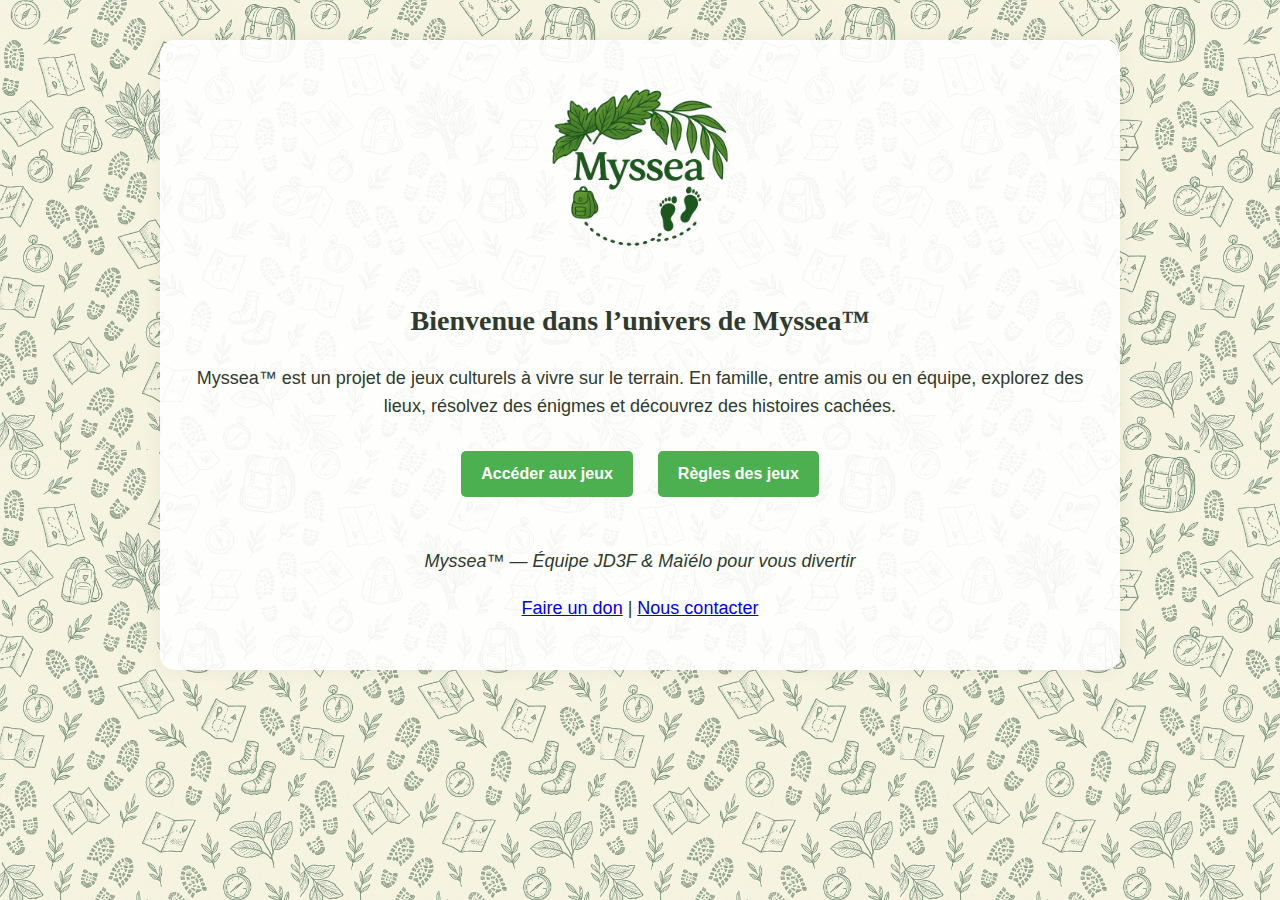
<file: index.html>
<!DOCTYPE html>
<html lang="fr">
<head>
  <link rel="icon" type="image/x-icon" href="images/favicon-sac-a-dos.ico">
  <meta name="google-site-verification" content="7pW_CorO5cNb9he21DHTddVqxF_HFvqWttf4wfhBkxY" />
  <meta charset="UTF-8">
  <meta name="viewport" content="width=device-width, initial-scale=1.0">
  <title>Myssea™ — Jeux culturels et immersifs</title>
  <meta name="description" content="Bienvenue sur le site de Myssea™, un projet de jeux culturels et immersifs à partager en famille ou entre amis. Explorez, jouez, découvrez.">
  <meta name="keywords" content="Myssea, jeux culturels, jeu de piste, jeu de rôle, Épinac, aventure, patrimoine, famille">
  <meta name="author" content="JD3F, Laurie et l'équipage MysseaTM">
  <link rel="stylesheet" href="style.css">
</head>

<body>
 <div class="main-container">
  <div class="header">
    <div class="logo-home">
      <img src="images/logo-myssea.png" alt="Logo MysseaTM">
    </div>
  </div>

    <h1>Bienvenue dans l’univers de Myssea™</h1>
    <p>Myssea™ est un projet de jeux culturels à vivre sur le terrain. En famille, entre amis ou en équipe, explorez des lieux, résolvez des énigmes et découvrez des histoires cachées.</p>

    <nav style="margin-top: 30px;">
      <a class="button" href="jeux.html">Accéder aux jeux</a>
      <a class="button" href="rules.html">Règles des jeux</a>
    </nav>

  <footer style="text-align: center; margin-top: 50px;">
    <p style="font-style: italic;">Myssea™ — Équipe JD3F & Maïélo pour vous divertir</p>
    <p 0;"="" style="margin-top:">
      <a href="don.html">Faire un don</a> | 
      <a href="contact.html">Nous contacter</a>
    </p>
  </footer>
 </div>
</body>
</html>
</file>
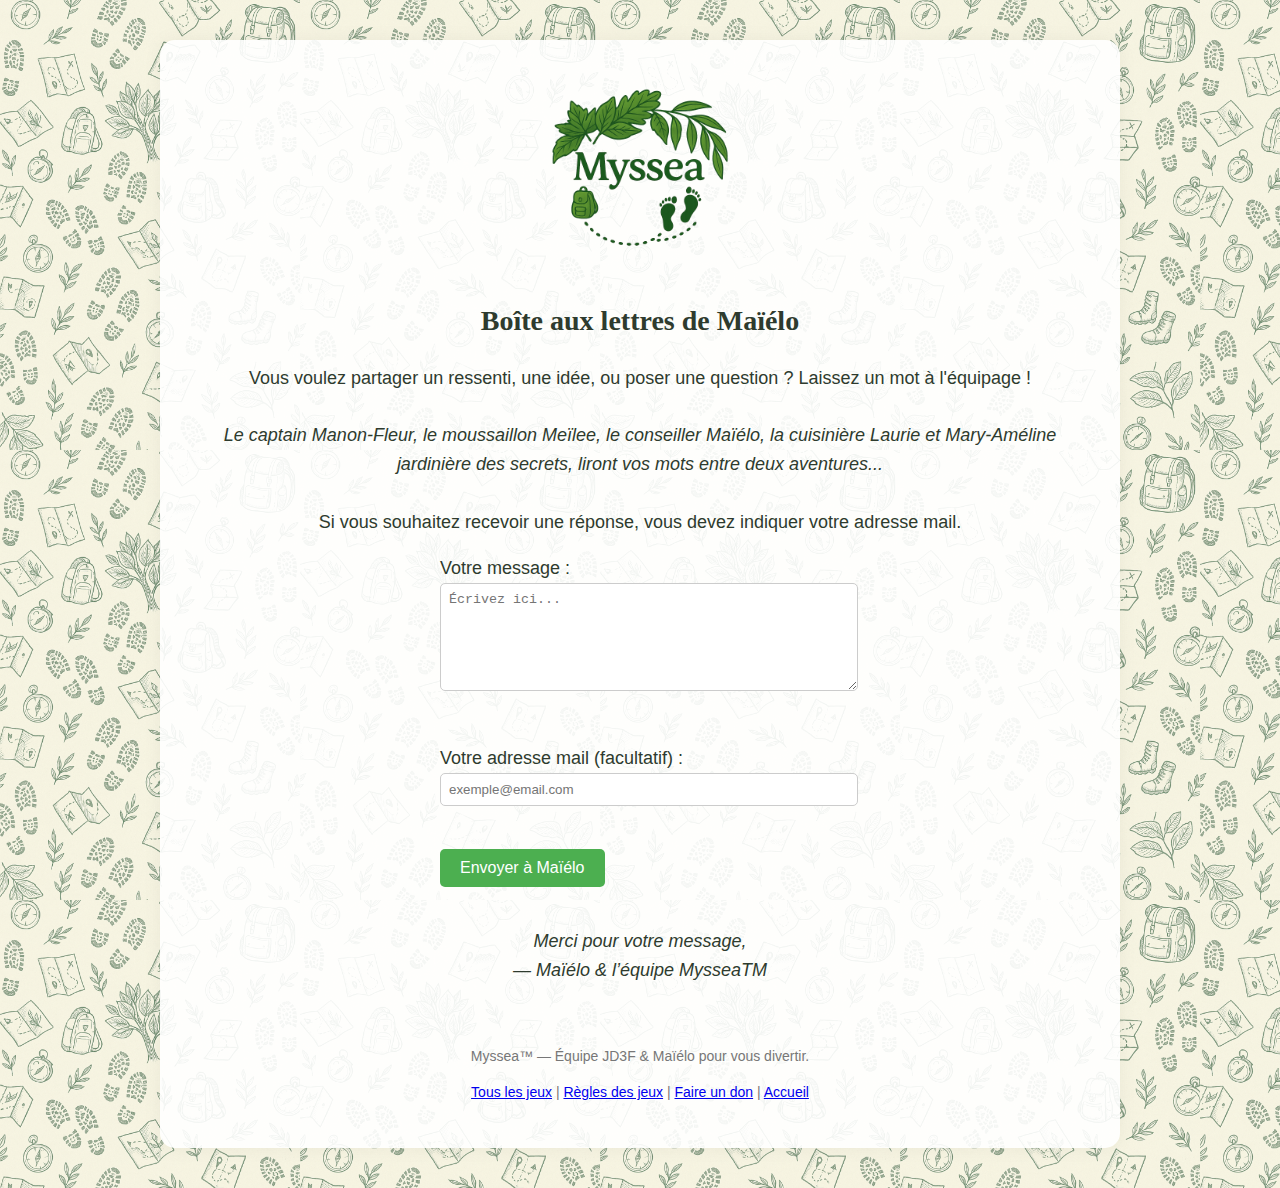
<file: contact.html>
<!DOCTYPE html>
<html lang="fr">
<head>
  <link rel="icon" type="image/x-icon" href="images/favicon-sac-a-dos.ico">
  <meta charset="UTF-8">
  <meta name="viewport" content="width=device-width, initial-scale=1.0">
  <title>Contact — Myssea™</title>
  <meta name="description" content="Contactez l'équipe Myssea™ pour toute question, remarque ou proposition autour de nos jeux culturels.">
  <meta name="keywords" content="Myssea, contact, message, jeux culturels, équipe JD3F, Maïélo">
  <meta name="author" content="JD3F, Laurie et l'équipage MysseaTM">
  <link rel="stylesheet" href="style.css">
</head>

<body>
  <div class="main-container">
  <div class="header">
    <div class="logo-home">
      <img src="images/logo-myssea.png" alt="Logo MysseaTM">
    </div>
  </div>

  <h1>Boîte aux lettres de Maïélo</h1>

  <p>
    Vous voulez partager un ressenti, une idée, ou poser une question ? Laissez un mot à l'équipage !
    <br><br>
    <em>Le captain Manon-Fleur, le moussaillon Meïlee, le conseiller Maïélo, la cuisinière Laurie et Mary-Améline jardinière des secrets, liront vos mots entre deux aventures...</em>
    <br><br>
    Si vous souhaitez recevoir une réponse, vous devez indiquer votre adresse mail.
  </p>

  <form action="https://formspree.io/f/mrbpyrba" method="POST">
    <label for="message">Votre message :</label><br>
    <textarea name="message" rows="6" cols="40" placeholder="Écrivez ici..." required></textarea><br><br>

    <label for="email">Votre adresse mail (facultatif) :</label><br>
    <input type="email" name="email" placeholder="exemple@email.com"><br><br>

    <button type="submit" style="background-color: #4CAF50; color: white; padding: 10px 20px; border: none; border-radius: 5px; font-size: 16px;">
      Envoyer à Maïélo
    </button>
  </form>

  <p style="margin-top: 40px; font-style: italic;">
    Merci pour votre message, 
    <br>— Maïélo & l’équipe MysseaTM
  </p>
  <footer style="margin-top: 60px; text-align: center; font-size: 14px; color: #777;">
    <p>Myssea™ — Équipe JD3F & Maïélo pour vous divertir.</p>
  <p 0;"="" style="margin-top:">
     <a href="jeux.html">Tous les jeux</a> |
     <a href="rules.html">Règles des jeux</a> |
     <a href="don.html">Faire un don</a> |
     <a href="index.html">Accueil</a>
   </p>
  </footer>
 </div>
</body>
</html>
</file>
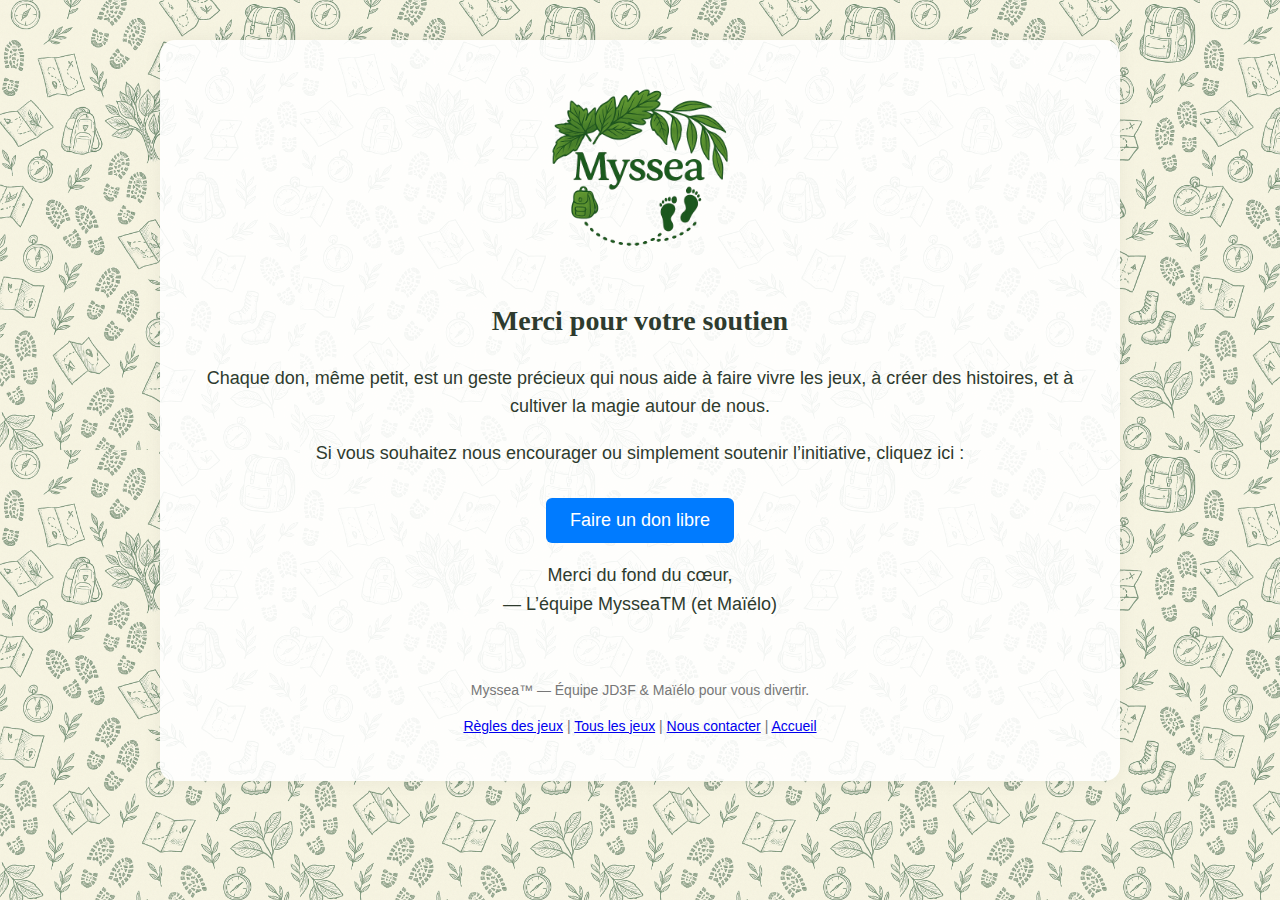
<file: don.html>
<!DOCTYPE html>
<html lang="fr">
<head>
  <link rel="icon" type="image/x-icon" href="images/favicon-sac-a-dos.ico">
  <meta charset="UTF-8">
  <meta name="viewport" content="width=device-width, initial-scale=1.0">
  <title>Faire un don — Myssea™</title>
  <meta name="description" content="Soutenez le projet Myssea™ en faisant un don libre. Aidez-nous à créer plus de jeux culturels à partager.">
  <meta name="keywords" content="Myssea, don, soutenir, jeu culturel, projet immersif, Épinac">
  <meta name="author" content="JD3F, Laurie et l'équipage MysseaTM">
  <link rel="stylesheet" href="style.css">
</head>

<body>
  <div class="main-container">
   <div class="header">
    <div class="logo-home">
      <img src="images/logo-myssea.png" alt="Logo MysseaTM">
    </div>
  </div>

  <h1>Merci pour votre soutien</h1>

  <p>
    Chaque don, même petit, est un geste précieux qui nous aide à faire vivre les jeux,
    à créer des histoires, et à cultiver la magie autour de nous.
  </p>

  <p>
    Si vous souhaitez nous encourager ou simplement soutenir l’initiative, cliquez ici :
  </p>

  <div style="margin-top: 30px;">
    <a href="https://buy.stripe.com/fZeg0RaYP2BA26A6ot" target="_blank">
      <button style="background-color: #007bff; color: white; padding: 12px 24px; border: none; border-radius: 6px; font-size: 18px;">
        Faire un don libre
      </button>
    </a>

  <p style "margin-top: 40px; font-style: italic;">
    Merci du fond du cœur, 
    <br>— L’équipe MysseaTM (et Maïélo)
  </p>
  <footer style="margin-top: 60px; text-align: center; font-size: 14px; color: #777;">
    <p>Myssea™ — Équipe JD3F & Maïélo pour vous divertir.</p>
   <p 0;"="" style="margin-top:">
      <a href="rules.html">Règles des jeux</a> |
      <a href="jeux.html">Tous les jeux</a> |
      <a href="contact.html">Nous contacter</a> |
      <a href="index.html">Accueil</a>
   </p>
  </footer>
 </div>
</body>
</html>
</file>
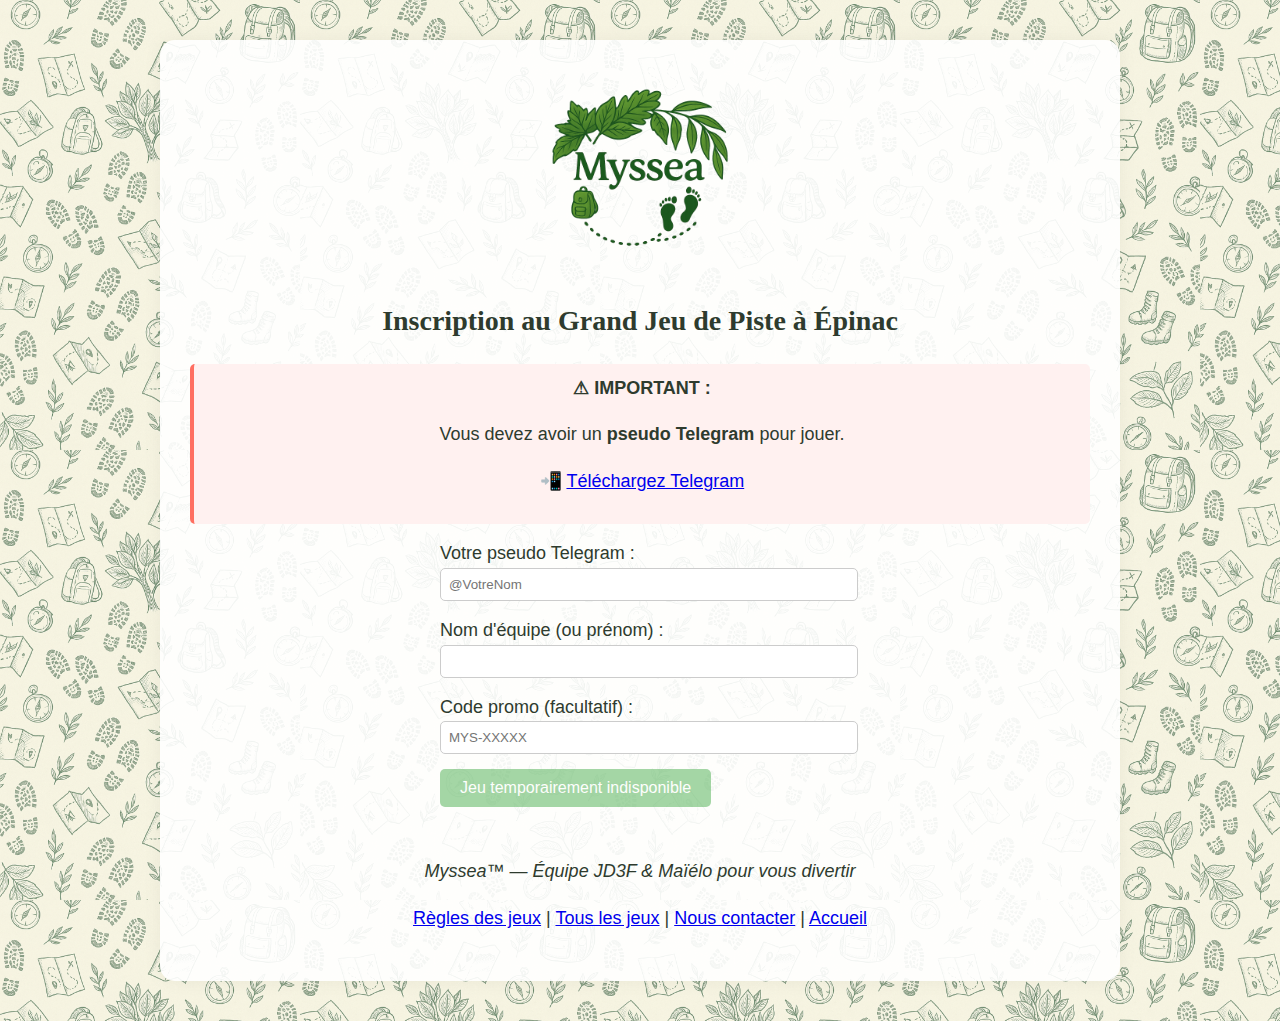
<file: inscription.html>
<!DOCTYPE html>
<html lang="fr">
<head>
  <link rel="icon" type="image/x-icon" href="images/favicon-sac-a-dos.ico">
  <meta charset="UTF-8">
  <meta name="viewport" content="width=device-width, initial-scale=1.0">
  <title>Inscription au jeu Myssea™</title>
  <meta name="description" content="Inscrivez-vous au jeu Myssea™ à Épinac. Paiement sécurisé, code unique et accès immédiat au bot Telegram.">
  <meta name="keywords" content="Myssea, inscription, jeu de piste, code, Telegram, Épinac, jeu culturel">
  <meta name="author" content="JD3F, Laurie et l'équipage MysseaTM">
  <link rel="stylesheet" href="style.css">
</head>

<body>
  <div class="main-container">
    <div class="header">
      <div class="logo-home">
        <img src="images/logo-myssea.png" alt="Logo MysseaTM">
      </div>
    </div>

    <h1>Inscription au Grand Jeu de Piste à Épinac</h1>

    <div id="telegram-warning">
      <strong>⚠ IMPORTANT :</strong>
      <p>Vous devez avoir un <strong>pseudo Telegram</strong> pour jouer.</p>
      <p>📲 <a href="https://telegram.org" target="_blank">Téléchargez Telegram</a></p>
    </div>

    <form id="registration-form">
      <label for="telegram-username">Votre pseudo Telegram :</label>
      <input type="text" id="telegram-username" name="telegram_username" placeholder="@VotreNom" required>

      <label for="team-name">Nom d'équipe (ou prénom) :</label>
      <input type="text" id="team-name" name="team_name" required>

      <label for="promo-code">Code promo (facultatif) :</label>
      <input type="text" id="promo-code" name="promo_code" placeholder="MYS-XXXXX">

      <button class="button indisponible" type="button">Jeu temporairement indisponible</button>
      <!-- <button class="button" type="button" onclick="startPayment()">Valider l'inscription</button> -->
    </form>

    <div id="verification-section" style="display:none;">
      <p>Un instant… nous contactons notre carnet magique.</p>
    </div>

    <footer style="text-align: center; margin-top: 50px;">
      <p style="font-style: italic;">Myssea™ — Équipe JD3F & Maïélo pour vous divertir</p>
      <p 0;"="" style="margin-top:">
        <a href="rules.html">Règles des jeux</a> |
        <a href="jeux.html">Tous les jeux</a> |
        <a href="contact.html">Nous contacter</a> |
        <a href="index.html">Accueil</a>
      </p>
    </footer>
  </div>

  <script>
    function startPayment() {
      const username = document.getElementById("telegram-username").value.trim();
      const team = document.getElementById("team-name").value.trim();
      const promo = document.getElementById("promo-code").value.trim().toUpperCase();
      const scriptURL = "https://script.google.com/macros/s/AKfycbwRXqCA-F1sCFyApSWgcs2gzhoKFaEAHdLl-9C_6ev0tTvne6T-vurKwVmqC0D9b3m4bg/exec"; // Remplacer par ton URL réelle
      const lang = "FR";

      if (!username || !team) {
        alert("Merci de remplir les champs pseudo et équipe.");
        return;
      }

      // Enregistrer les infos dans localStorage
      localStorage.setItem("pseudo", username);
      localStorage.setItem("equipe", team);

      if (promo && promo.startsWith("MYS-")) {
        // Cas : code promo gratuit
        fetch(`${scriptURL}?code=${promo}&pseudo=${encodeURIComponent(username)}&equipe=${encodeURIComponent(team)}&langue=${lang}`)
          .then(response => response.json())
          .then(data => {
            if (data.code) {
              alert("Code promo validé ! Vous allez être redirigé vers Telegram.");
              window.location.href = `https://t.me/myssea_bot?start=${promo}`;
            } else {
              alert("Code promo invalide ou déjà utilisé.");
            }
          })
          .catch(err => {
            alert("Erreur lors de la validation du code promo.");
            console.error(err);
          });
      } else {
        // Cas : paiement classique
        const stripeURL = "https://buy.stripe.com/28og0Reb1b864eIeUV"; // Ton lien réel Stripe
        window.location.href = stripeURL;
      }
    }
  </script>
</body>
</html>
</file>
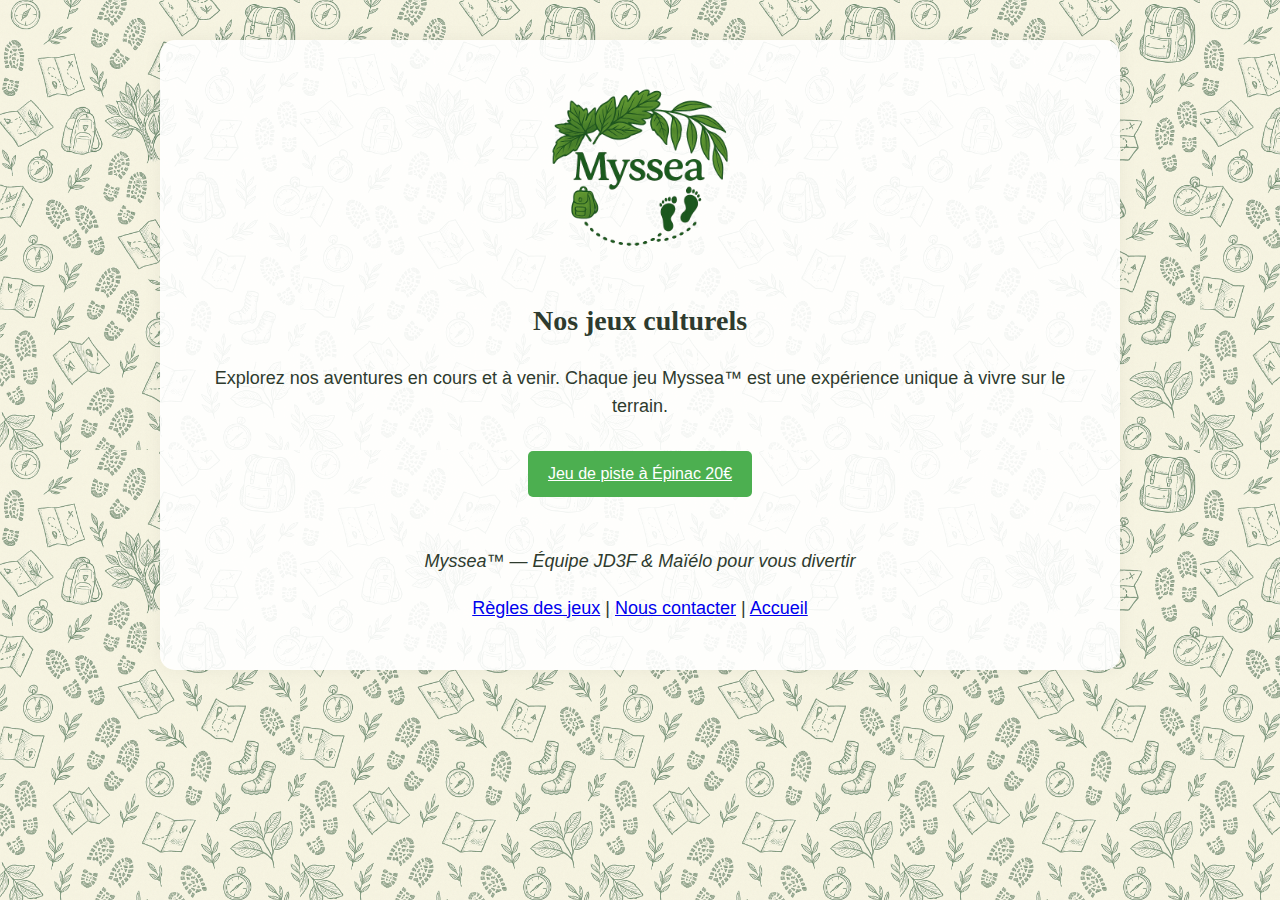
<file: jeux.html>
<!DOCTYPE html>
<html lang="fr">
<head>
  <link rel="icon" type="image/x-icon" href="images/favicon-sac-a-dos.ico">
  <meta charset="UTF-8">
  <meta name="viewport" content="width=device-width, initial-scale=1.0">
  <title>Myssea™ — Choisissez votre jeu</title>
  <meta name="description" content="Choisissez votre aventure avec Myssea™. Découvrez nos jeux culturels, à commencer par le jeu de piste à Épinac.">
  <meta name="keywords" content="Myssea, jeux culturels, jeu de piste, jeu de rôle, Épinac, aventure, patrimoine">
  <meta name="author" content="JD3F, Laurie et l'équipage MysseaTM">
  <link rel="stylesheet" href="style.css">
</head>

<body>
 <div class="main-container">
   <div class="header">
    <div class="logo-home">
      <img src="images/logo-myssea.png" alt="Logo MysseaTM">
    </div>
   </div>

    <h1>Nos jeux culturels</h1>
    <p>Explorez nos aventures en cours et à venir. Chaque jeu Myssea™ est une expérience unique à vivre sur le terrain.</p>

    <div style="margin-top: 30px;">
      <a class="button" href="inscription.html">Jeu de piste à Épinac 20€</a>
      <!-- <a class="button" href="inscriptionjr_epinac.html">Jeu temporairement indisponibe</a> -->
    </div>

  <footer style="text-align: center; margin-top: 50px;">
    <p style="font-style: italic;">Myssea™ — Équipe JD3F & Maïélo pour vous divertir</p>
    <p 0;"="" style="margin-top:">
      <a href="rules.html">Règles des jeux</a> |
      <a href="contact.html">Nous contacter</a> | 
      <a href="index.html">Accueil</a>
    </P>
  </footer>
 </div>
</body>
</html>
</file>
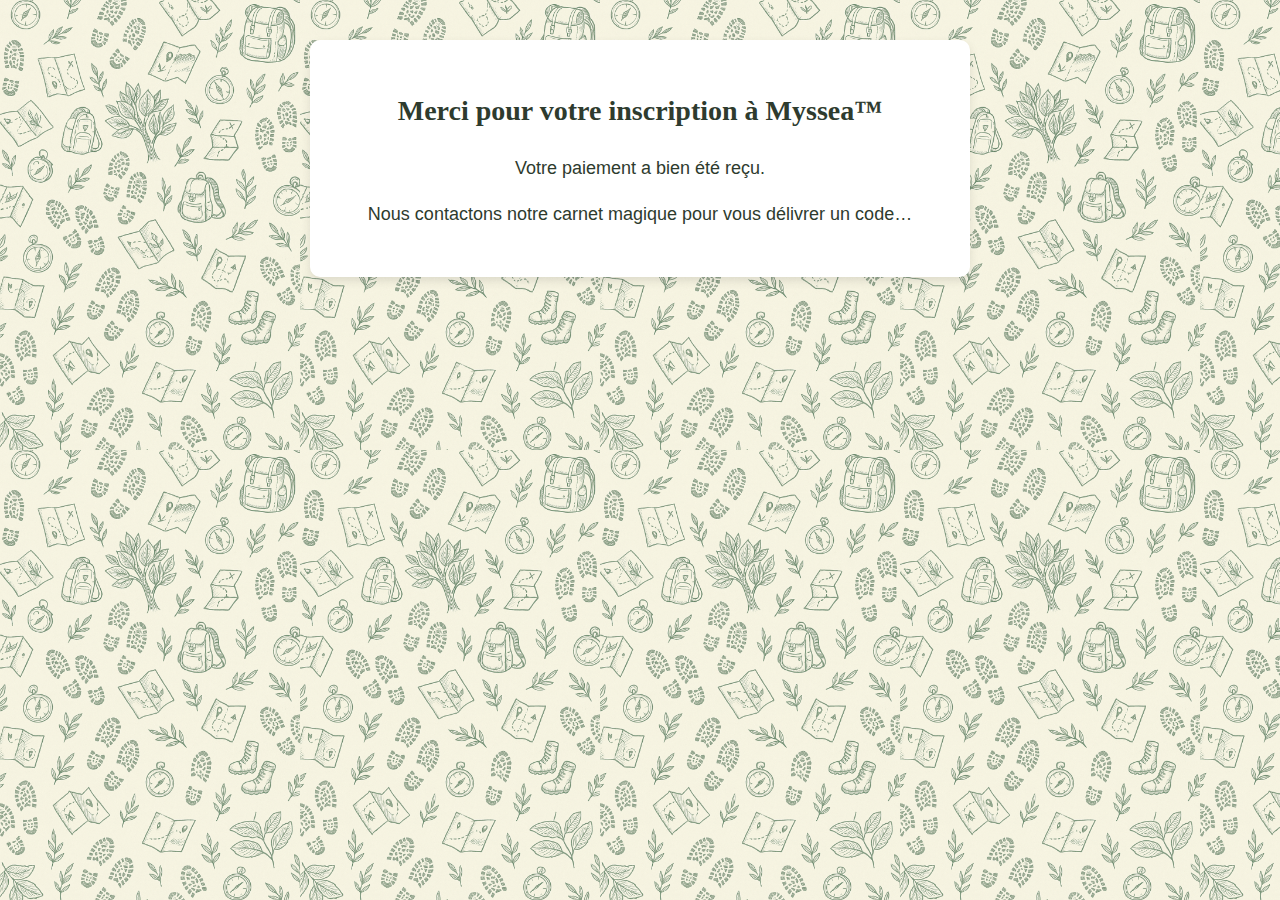
<file: merci.html>
<!DOCTYPE html>
<html lang="fr">
<head>
  <meta charset="UTF-8">
  <meta name="viewport" content="width=device-width, initial-scale=1.0">
  <title>Merci pour votre inscription</title>
  <meta name="description" content="Merci pour votre participation au jeu Myssea™.">
  <link rel="stylesheet" href="style.css">
  <style>
    body {
      font-family: 'Arial', sans-serif;
      background-color: #f8f8f8;
      text-align: center;
      padding: 40px;
    }
    .container {
      background-color: white;
      border-radius: 10px;
      padding: 30px;
      max-width: 600px;
      margin: auto;
      box-shadow: 0 4px 10px rgba(0,0,0,0.1);
    }
    .code-box {
      font-size: 1.5em;
      font-weight: bold;
      color: #0078AA;
      margin-top: 20px;
    }
    .launch-bot {
      margin-top: 30px;
      display: inline-block;
      background-color: #0078AA;
      color: white;
      padding: 12px 24px;
      border-radius: 6px;
      text-decoration: none;
      font-size: 1.1em;
    }
  </style>
</head>
<body>
  <div class="container">
    <h1>Merci pour votre inscription à Myssea™</h1>
    <p>Votre paiement a bien été reçu.</p>
    <p>Nous contactons notre carnet magique pour vous délivrer un code…</p>
    <div id="code-section" style="display:none;">
      <p>Voici votre code :</p>
      <div class="code-box" id="code-box"></div>
      <a id="launch-bot" class="launch-bot" href="#">Lancer le jeu dans Telegram</a>
    </div>
  </div>

  <script>
    const pseudo = localStorage.getItem("pseudo") || prompt("Entrez votre pseudo Telegram :");
    const equipe = localStorage.getItem("equipe") || prompt("Nom d'équipe ou prénom :");
    const lang = "FR";

    const scriptURL = "https://script.google.com/macros/s/AKfycbwRXqCA-F1sCFyApSWgcs2gzhoKFaEAHdLl-9C_6ev0tTvne6T-vurKwVmqC0D9b3m4bg/exec"; // Remplacer ici

    if (pseudo && equipe) {
      fetch(`${scriptURL}?pseudo=${encodeURIComponent(pseudo)}&equipe=${encodeURIComponent(equipe)}&langue=${lang}`)
        .then(response => response.json())
        .then(data => {
          if (data.code) {
            const code = data.code;
            document.getElementById("code-box").textContent = code;
            document.getElementById("launch-bot").href = `https://t.me/myssea_bot?start=${code}`;
            document.getElementById("code-section").style.display = "block";
          } else {
            alert("Erreur : aucun code attribué.");
          }
        })
        .catch(err => {
          alert("Erreur lors de l'attribution du code.");
          console.error(err);
        });
    } else {
      alert("Pseudo ou équipe manquant.");
    }
  </script>
</body>
</html>
</file>
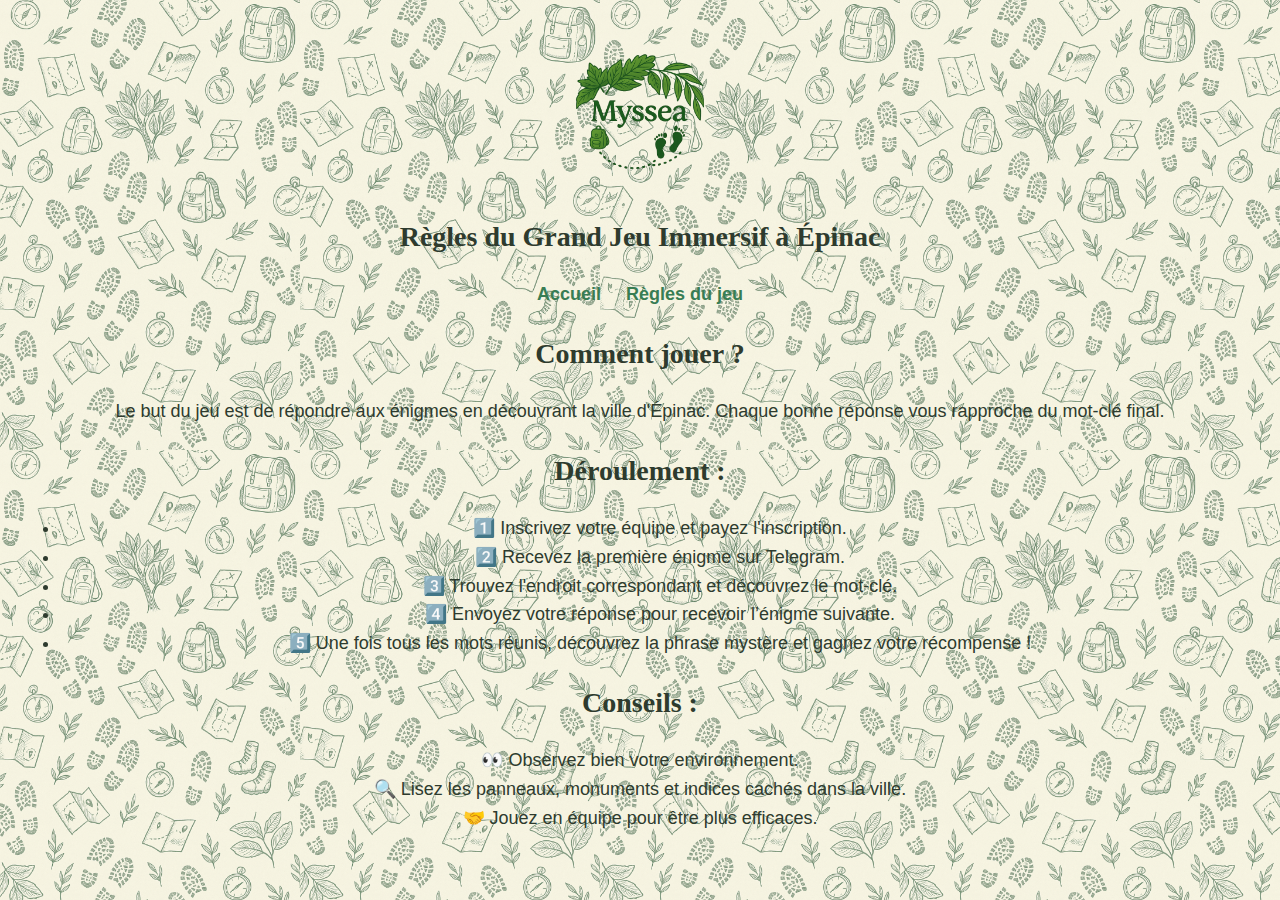
<file: regles.html>
<!DOCTYPE html>
<html lang="fr">
<head>
    <meta charset="UTF-8">
    <meta name="viewport" content="width=device-width, initial-scale=1.0">
    <title>Règles du jeu - Grand Jeu Immersif à Épinac</title>
    <link rel="stylesheet" href="style.css">
</head>
<body>
    	<div class="header">
    		<img src="images/logo-myssea.png" alt="Logo Myssea">
	</div>
        <h1>Règles du Grand Jeu Immersif à Épinac</h1>
        <nav>
            <a href="index.html">Accueil</a>
            <a href="regles.html">Règles du jeu</a>
        </nav>
    </header>
    <main>
        <h2>Comment jouer ?</h2>
        <p>Le but du jeu est de répondre aux énigmes en découvrant la ville d'Épinac. Chaque bonne réponse vous rapproche du mot-clé final.</p>

        <h2>Déroulement :</h2>
        <ul>
            <li>1️⃣ Inscrivez votre équipe et payez l'inscription.</li>
            <li>2️⃣ Recevez la première énigme sur Telegram.</li>
            <li>3️⃣ Trouvez l'endroit correspondant et découvrez le mot-clé.</li>
            <li>4️⃣ Envoyez votre réponse pour recevoir l’énigme suivante.</li>
            <li>5️⃣ Une fois tous les mots réunis, découvrez la phrase mystère et gagnez votre récompense !</li>
        </ul>

        <h2>Conseils :</h2>
        <p>👀 Observez bien votre environnement.<br>
        🔍 Lisez les panneaux, monuments et indices cachés dans la ville.<br>
        🤝 Jouez en équipe pour être plus efficaces.</p>
    </main>
</body>
</html>
</file>
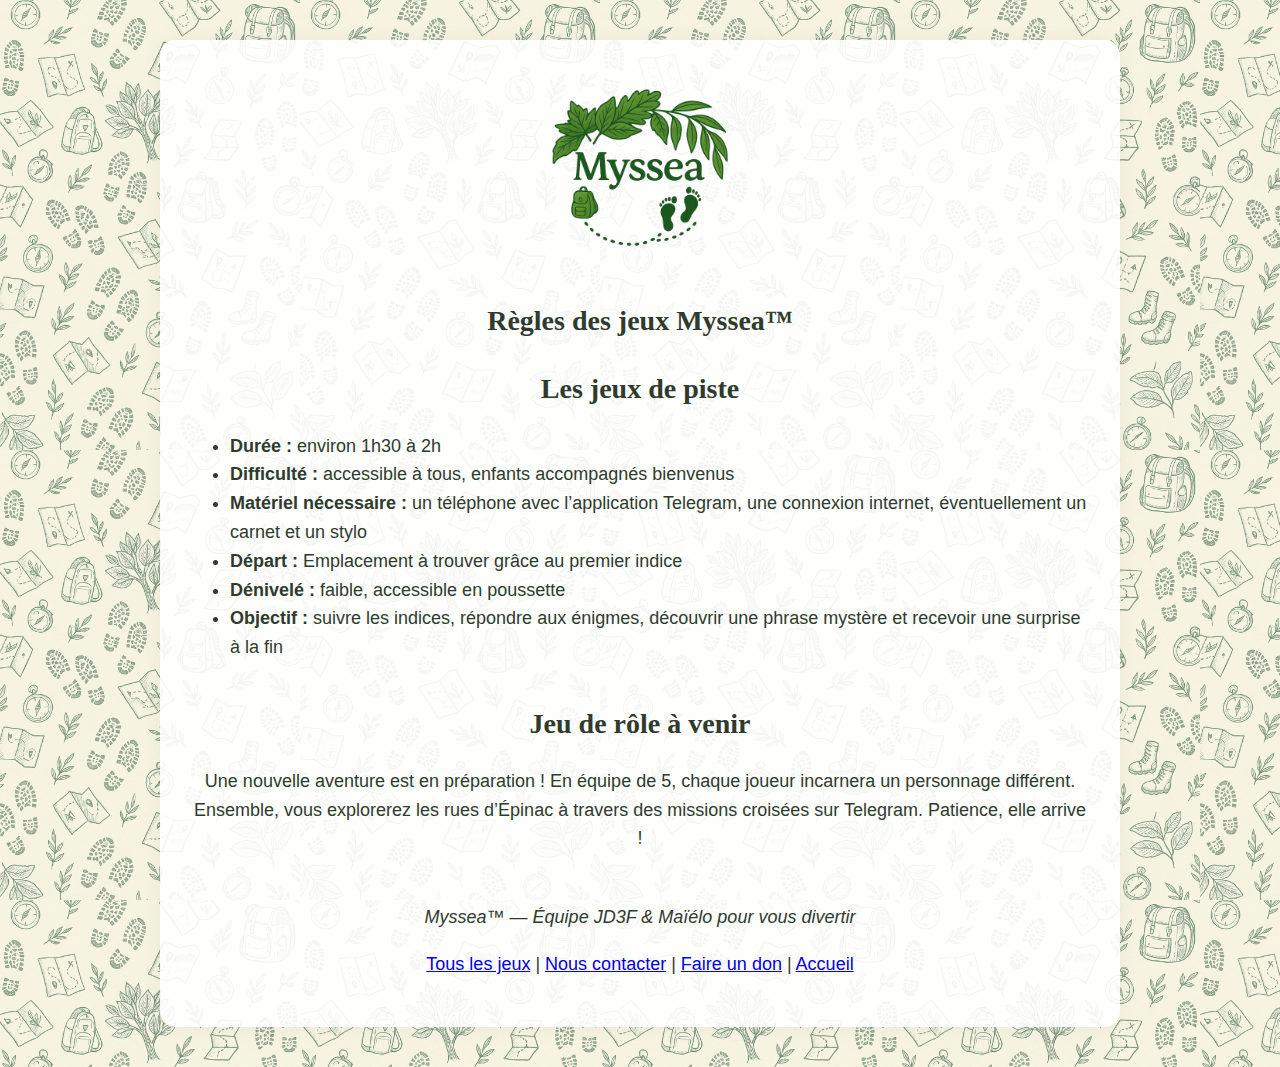
<file: rules.html>
<!DOCTYPE html>
<html lang="fr">
<head>
  <link rel="icon" type="image/x-icon" href="images/favicon-sac-a-dos.ico">
  <meta charset="UTF-8">
  <meta name="viewport" content="width=device-width, initial-scale=1.0">
  <title>Règles des jeux Myssea™</title>
  <meta name="description" content="Consultez les règles du jeu de piste Myssea™ à Épinac et découvrez le principe du jeu de rôle à venir.">
  <meta name="keywords" content="règles jeu Myssea, jeu de piste Épinac, jeu de rôle, jeu immersif, aventure culturelle">
  <meta name="author" content="JD3F, Laurie et l'équipage MysseaTM">
  <link rel="stylesheet" href="style.css">
</head>

<body>
 <div class="main-container">
  <div class="header">
    <div class="logo-home">
      <img src="images/logo-myssea.png" alt="Logo MysseaTM">
    </div>
  </div>

    <h1>Règles des jeux Myssea™</h1>
    <h2>Les jeux de piste</h2>

  <div class="align-left">
    <ul>
      <li><strong>Durée :</strong> environ 1h30 à 2h</li>
      <li><strong>Difficulté :</strong> accessible à tous, enfants accompagnés bienvenus</li>
      <li><strong>Matériel nécessaire :</strong> un téléphone avec l’application Telegram, une connexion internet, éventuellement un carnet et un stylo</li>
      <li><strong>Départ :</strong> Emplacement à trouver grâce au premier indice</li>
      <li><strong>Dénivelé :</strong> faible, accessible en poussette</li>
      <li><strong>Objectif :</strong> suivre les indices, répondre aux énigmes, découvrir une phrase mystère et recevoir une surprise à la fin</li>
    </ul>
  </div>

    <h2 style="margin-top: 40px;">Jeu de rôle à venir</h2>
    <p>Une nouvelle aventure est en préparation ! En équipe de 5, chaque joueur incarnera un personnage différent. Ensemble, vous explorerez les rues d’Épinac à travers des missions croisées sur Telegram. Patience, elle arrive !</p>

  <footer style="text-align: center; margin-top: 50px;">
    <p style="font-style: italic;">Myssea™ — Équipe JD3F & Maïélo pour vous divertir</p>
    <p 0;"="" style="margin-top:">
      <a href="jeux.html">Tous les jeux</a> | 
      <a href="contact.html">Nous contacter</a> |
      <a href="don.html">Faire un don</a> |
      <a href="index.html">Accueil</a>
    </p>
  </footer>
 </div>
</body>
</html>
</file>
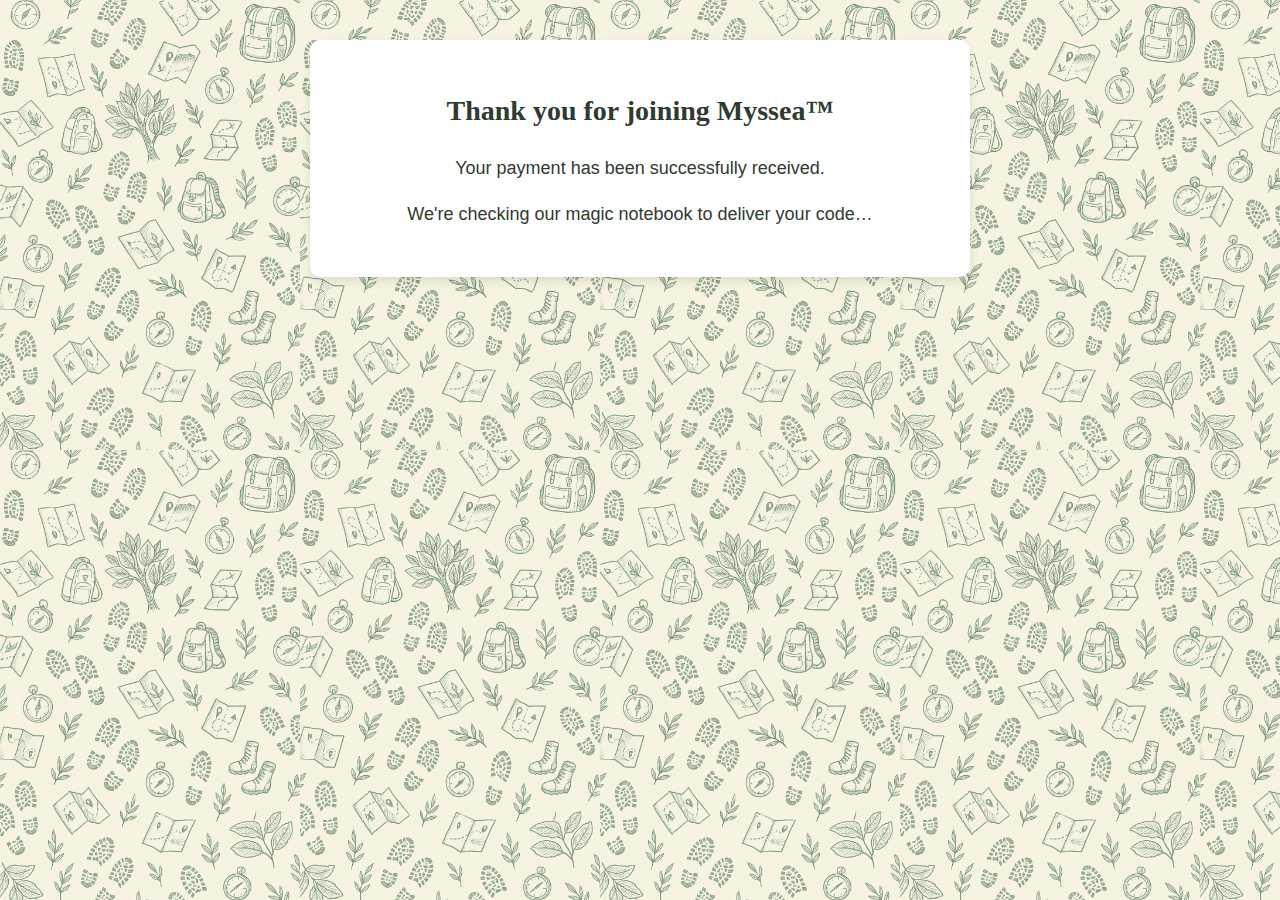
<file: thankyou.html>
<!DOCTYPE html>
<html lang="en">
<head>
  <meta charset="UTF-8">
  <meta name="viewport" content="width=device-width, initial-scale=1.0">
  <title>Thank you for registering</title>
  <meta name="description" content="Thank you for joining the Myssea™ adventure.">
  <link rel="stylesheet" href="style.css">
  <style>
    body {
      font-family: 'Arial', sans-serif;
      background-color: #f8f8f8;
      text-align: center;
      padding: 40px;
    }
    .container {
      background-color: white;
      border-radius: 10px;
      padding: 30px;
      max-width: 600px;
      margin: auto;
      box-shadow: 0 4px 10px rgba(0,0,0,0.1);
    }
    .code-box {
      font-size: 1.5em;
      font-weight: bold;
      color: #0078AA;
      margin-top: 20px;
    }
    .launch-bot {
      margin-top: 30px;
      display: inline-block;
      background-color: #0078AA;
      color: white;
      padding: 12px 24px;
      border-radius: 6px;
      text-decoration: none;
      font-size: 1.1em;
    }
  </style>
</head>
<body>
  <div class="container">
    <h1>Thank you for joining Myssea™</h1>
    <p>Your payment has been successfully received.</p>
    <p>We're checking our magic notebook to deliver your code…</p>
    <div id="code-section" style="display:none;">
      <p>Your code is:</p>
      <div class="code-box" id="code-box"></div>
      <a id="launch-bot" class="launch-bot" href="#">Start the game on Telegram</a>
    </div>
  </div>

  <script>
    const pseudo = localStorage.getItem("pseudo") || prompt("Enter your Telegram username:");
    const equipe = localStorage.getItem("equipe") || prompt("Your team name or first name:");
    const lang = "EN";

    const scriptURL = "https://script.google.com/macros/s/AKfycbwRXqCA-F1sCFyApSWgcs2gzhoKFaEAHdLl-9C_6ev0tTvne6T-vurKwVmqC0D9b3m4bg/exec"; // Replace this

    if (pseudo && equipe) {
      fetch(`${scriptURL}?pseudo=${encodeURIComponent(pseudo)}&equipe=${encodeURIComponent(equipe)}&langue=${lang}`)
        .then(response => response.json())
        .then(data => {
          if (data.code) {
            const code = data.code;
            document.getElementById("code-box").textContent = code;
            document.getElementById("launch-bot").href = `https://t.me/myssea_bot?start=${code}`;
            document.getElementById("code-section").style.display = "block";
          } else {
            alert("Error: no code could be generated.");
          }
        })
        .catch(err => {
          alert("There was a problem while assigning the code.");
          console.error(err);
        });
    } else {
      alert("Missing username or team name.");
    }
  </script>
</body>
</html>
</file>
<file: style.css>
/* Fond général */
body {
    background-color: #fdfaf5;
    background-image: url("images/fond-aventure.png");
    background-repeat: repeat;
    background-size: 300px;
    font-family: 'Segoe UI', Tahoma, Geneva, Verdana, sans-serif;
    color: #2e3b2e;
    margin: 0;
    padding: 40px 20px;
    text-align: center;
    font-size: 18px;
    line-height: 1.6;
}

/* Zone centrale avec fond blanc doux */
.main-container {
    max-width: 900px;
    margin: 0 auto;
    background: rgba(255, 255, 255, 0.9);
    padding: 30px;
    border-radius: 15px;
    box-shadow: 0 0 20px rgba(0, 0, 0, 0.05);
}

/* En-tête et logo */
.header {
    text-align: center;
    margin-bottom: 20px;
}
.header img {
    max-width: 220px;
}
.logo-home img {
    max-width: 300px;
}

/* Titres */
h1, h2 {
    font-weight: 700;
    font-size: 28px;
    color: #2e3b2e;
    margin-bottom: 20px;
    font-family: 'Georgia', serif;
}

/* Navigation */
nav a {
    margin: 0 10px;
    color: #387d54;
    text-decoration: none;
    font-weight: bold;
}
nav a:hover {
    text-decoration: underline;
}

/* Boutons */
.button, button {
    display: inline-block;
    background-color: #4CAF50;
    color: white;
    padding: 10px 20px;
    border: none;
    border-radius: 5px;
    font-size: 16px;
    cursor: pointer;
    transition: background-color 0.3s ease, transform 0.2s ease;
}
.button:hover, button:hover {
    background-color: #3e8e41;
    transform: scale(1.05);
}

.button.indisponible {
    opacity: 0.5;
    cursor: not-allowed;
    pointer-events: none;
}

/* Formulaires */
form {
    max-width: 400px;
    margin: 0 auto;
    text-align: left;
}
form input, form select, form textarea {
    width: 100%;
    padding: 8px;
    margin-bottom: 15px;
    border-radius: 5px;
    border: 1px solid #ccc;
}

/* Messages info/alerte */
#telegram-warning {
    background-color: #fff1f0;
    padding: 10px;
    border-radius: 5px;
    margin-bottom: 15px;
    border-left: 4px solid #ff6f61;
}

#verification-section {
    background-color: #e3f2fd;
    padding: 10px;
    border-radius: 5px;
    margin-top: 15px;
    border-left: 4px solid #42a5f5;
}

/* alignement-vers-gauche */
.align-left {
    text-align: left
}
</file>
